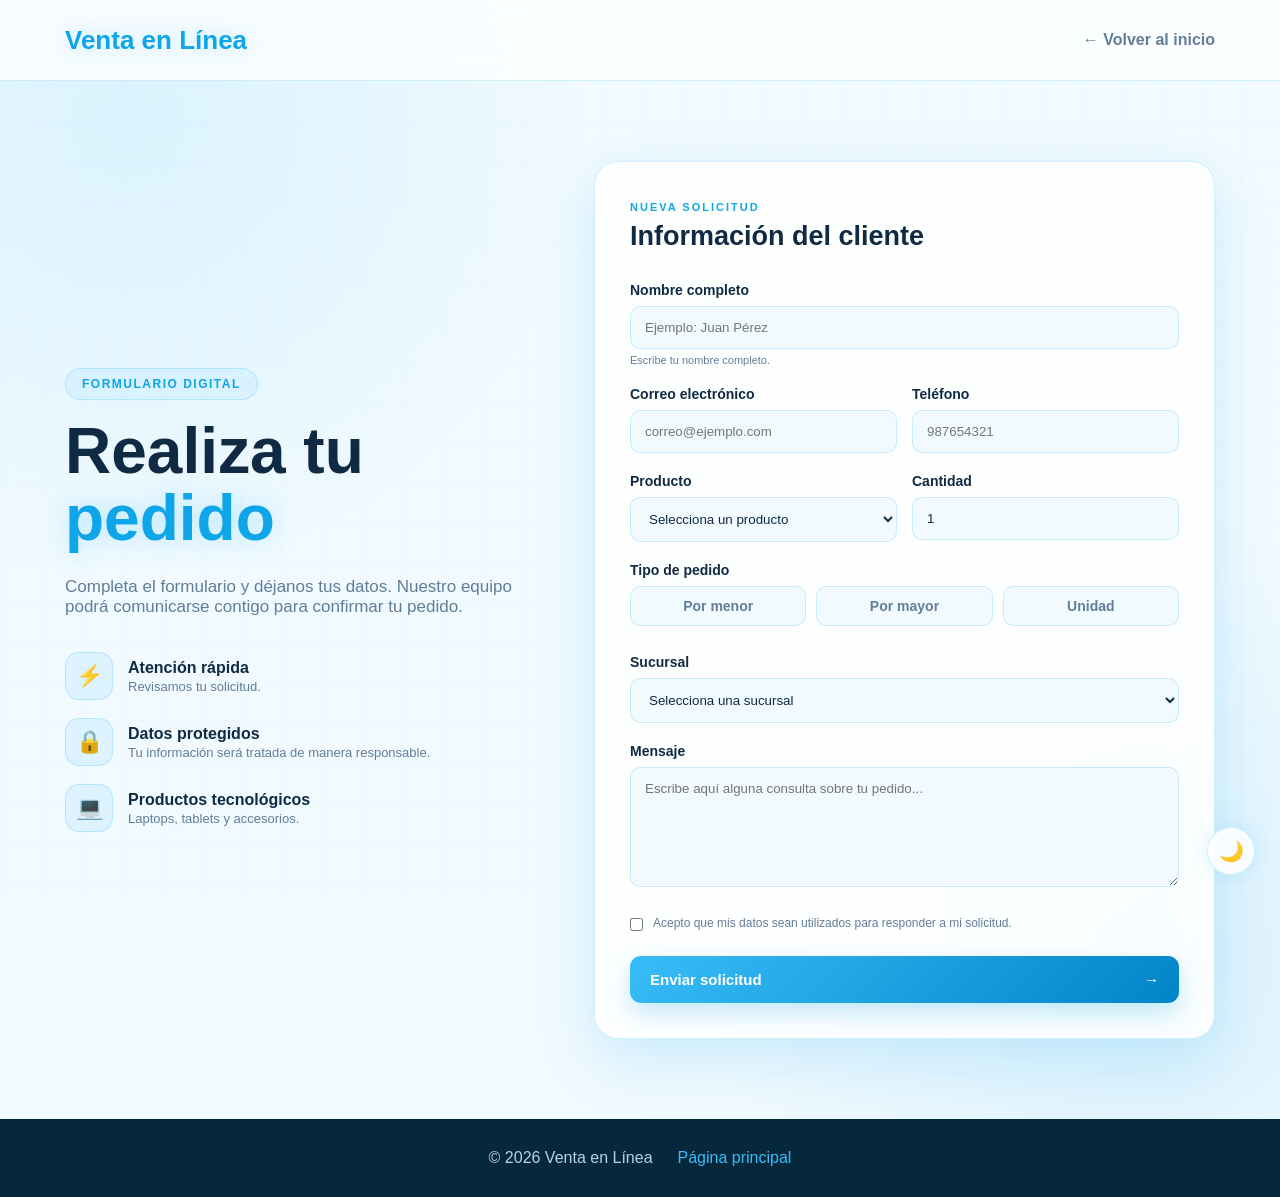
<file: formulario.html>
<!DOCTYPE html>
<html lang="es">

<head>

    <meta charset="UTF-8">

    <meta
        name="viewport"
        content="width=device-width, initial-scale=1.0"
    >

    <meta
        name="description"
        content="Formulario de pedidos de Venta en Línea"
    >

    <title>Pedido | Venta en Línea</title>

    <link
        rel="stylesheet"
        href="formulario.css"
    >

</head>

<body>


    <header>

        <div class="cabecera">

            <a
                href="index.html"
                class="logo"
            >
                Venta en Línea
            </a>


            <a
                href="index.html"
                class="volver"
            >
                ← Volver al inicio
            </a>

        </div>

    </header>



    <main>

        <section class="formulario-seccion">


            <div class="formulario-introduccion">

                <span class="etiqueta">
                    FORMULARIO DIGITAL
                </span>


                <h1>

                    Realiza tu

                    <span>
                        pedido
                    </span>

                </h1>


                <p>

                    Completa el formulario y déjanos tus
                    datos. Nuestro equipo podrá comunicarse
                    contigo para confirmar tu pedido.

                </p>


                <div class="beneficios">


                    <div class="beneficio">

                        <span>
                            ⚡
                        </span>

                        <div>

                            <strong>
                                Atención rápida
                            </strong>

                            <p>
                                Revisamos tu solicitud.
                            </p>

                        </div>

                    </div>



                    <div class="beneficio">

                        <span>
                            🔒
                        </span>

                        <div>

                            <strong>
                                Datos protegidos
                            </strong>

                            <p>
                                Tu información será tratada
                                de manera responsable.
                            </p>

                        </div>

                    </div>



                    <div class="beneficio">

                        <span>
                            💻
                        </span>

                        <div>

                            <strong>
                                Productos tecnológicos
                            </strong>

                            <p>
                                Laptops, tablets y accesorios.
                            </p>

                        </div>

                    </div>


                </div>

            </div>



            <div class="formulario-contenedor">


                <div class="formulario-cabecera">

                    <span>
                        NUEVA SOLICITUD
                    </span>


                    <h2>
                        Información del cliente
                    </h2>

                </div>



                <form id="formularioPedido">


                    <div class="grupo">

                        <label for="nombre">
                            Nombre completo
                        </label>


                        <input
                            type="text"
                            id="nombre"
                            name="nombre"
                            placeholder="Ejemplo: Juan Pérez"
                            required
                        >


                        <small>
                            Escribe tu nombre completo.
                        </small>

                    </div>



                    <div class="fila">


                        <div class="grupo">

                            <label for="correo">
                                Correo electrónico
                            </label>


                            <input
                                type="email"
                                id="correo"
                                name="correo"
                                placeholder="correo@ejemplo.com"
                                required
                            >

                        </div>



                        <div class="grupo">

                            <label for="telefono">
                                Teléfono
                            </label>


                            <input
                                type="tel"
                                id="telefono"
                                name="telefono"
                                placeholder="987654321"
                                required
                            >

                        </div>


                    </div>



                    <div class="fila">


                        <div class="grupo">

                            <label for="producto">
                                Producto
                            </label>


                            <select
                                id="producto"
                                name="producto"
                                required
                            >

                                <option value="">
                                    Selecciona un producto
                                </option>

                                <option value="Laptop">
                                    Laptop
                                </option>

                                <option value="Tablet">
                                    Tablet
                                </option>

                                <option value="All in One">
                                    All in One
                                </option>

                                <option value="Mouse">
                                    Mouse
                                </option>

                                <option value="Otro">
                                    Otro
                                </option>

                            </select>

                        </div>



                        <div class="grupo">

                            <label for="cantidad">
                                Cantidad
                            </label>


                            <input
                                type="number"
                                id="cantidad"
                                name="cantidad"
                                min="1"
                                max="100"
                                value="1"
                                required
                            >

                        </div>


                    </div>



                    <div class="grupo">

                        <label>
                            Tipo de pedido
                        </label>


                        <div class="opciones">


                            <label class="opcion">

                                <input
                                    type="radio"
                                    name="tipoPedido"
                                    value="Por menor"
                                    required
                                >

                                <span>
                                    Por menor
                                </span>

                            </label>



                            <label class="opcion">

                                <input
                                    type="radio"
                                    name="tipoPedido"
                                    value="Por mayor"
                                >

                                <span>
                                    Por mayor
                                </span>

                            </label>



                            <label class="opcion">

                                <input
                                    type="radio"
                                    name="tipoPedido"
                                    value="Unidad"
                                >

                                <span>
                                    Unidad
                                </span>

                            </label>


                        </div>

                    </div>



                    <div class="grupo">

                        <label for="sucursal">
                            Sucursal
                        </label>


                        <select
                            id="sucursal"
                            name="sucursal"
                            required
                        >

                            <option value="">
                                Selecciona una sucursal
                            </option>

                            <option value="Lima">
                                Lima
                            </option>

                            <option value="Chiclayo">
                                Chiclayo
                            </option>

                            <option value="Tarapoto">
                                Tarapoto
                            </option>

                            <option value="Cajamarca">
                                Cajamarca
                            </option>

                            <option value="Huancayo">
                                Huancayo
                            </option>

                        </select>

                    </div>



                    <div class="grupo">

                        <label for="mensaje">
                            Mensaje
                        </label>


                        <textarea
                            id="mensaje"
                            name="mensaje"
                            rows="5"
                            placeholder="Escribe aquí alguna consulta sobre tu pedido..."
                        ></textarea>

                    </div>



                    <label class="terminos">

                        <input
                            type="checkbox"
                            id="terminos"
                            required
                        >


                        <span>

                            Acepto que mis datos sean utilizados
                            para responder a mi solicitud.

                        </span>

                    </label>



                    <button
                        type="submit"
                        class="boton-enviar"
                    >

                        <span>
                            Enviar solicitud
                        </span>

                        <strong>
                            →
                        </strong>

                    </button>



                    <div
                        class="mensaje-exito"
                        id="mensajeExito"
                    >

                        <div class="icono-exito">
                            ✓
                        </div>


                        <div>

                            <strong>
                                Solicitud enviada
                            </strong>


                            <p>
                                Gracias por contactarnos.
                                Revisaremos tu solicitud.
                            </p>

                        </div>

                    </div>


                </form>

            </div>


        </section>

    </main>



    <footer>

        <p>
            © 2026 Venta en Línea
        </p>


        <a href="index.html">
            Página principal
        </a>

    </footer>



    <button
        class="boton-modo"
        id="botonModo"
        aria-label="Cambiar modo"
    >
        🌙
    </button>



    <script src="formulario.js"></script>

</body>

</html>
</file>
<file: formulario.css>
* {
    margin: 0;
    padding: 0;
    box-sizing: border-box;
}


:root {

    --fondo: #f1faff;

    --fondo-secundario: #e4f7ff;

    --tarjeta: rgba(255, 255, 255, 0.86);

    --texto: #102a43;

    --texto-suave: #627d98;

    --celeste: #38bdf8;

    --azul: #0ea5e9;

    --azul-oscuro: #0369a1;

    --borde: rgba(14, 165, 233, 0.18);

    --sombra: rgba(14, 165, 233, 0.14);

    --footer: #06283d;

}


body.oscuro {

    --fondo: #06141f;

    --fondo-secundario: #082334;

    --tarjeta: rgba(10, 31, 45, 0.9);

    --texto: #e9f8ff;

    --texto-suave: #9bb9ca;

    --celeste: #38bdf8;

    --azul: #0ea5e9;

    --azul-oscuro: #7dd3fc;

    --borde: rgba(56, 189, 248, 0.22);

    --sombra: rgba(14, 165, 233, 0.2);

    --footer: #020c14;

}


html {
    scroll-behavior: smooth;
}


body {

    min-height: 100vh;

    font-family:
        Arial,
        Helvetica,
        sans-serif;

    color: var(--texto);

    background:
        radial-gradient(
            circle at 10% 10%,
            rgba(56, 189, 248, 0.12),
            transparent 30%
        ),

        radial-gradient(
            circle at 90% 80%,
            rgba(14, 165, 233, 0.10),
            transparent 30%
        ),

        var(--fondo);

    transition:
        background 0.4s,
        color 0.4s;

}


body::before {

    content: "";

    position: fixed;

    inset: 0;

    pointer-events: none;

    background-image:

        linear-gradient(
            rgba(56, 189, 248, 0.025) 1px,
            transparent 1px
        ),

        linear-gradient(
            90deg,
            rgba(56, 189, 248, 0.025) 1px,
            transparent 1px
        );

    background-size: 40px 40px;

}


a {
    text-decoration: none;
}


header {

    position: relative;

    z-index: 10;

    background:
        rgba(255, 255, 255, 0.72);

    backdrop-filter: blur(18px);

    border-bottom:
        1px solid var(--borde);

}


body.oscuro header {

    background:
        rgba(6, 20, 31, 0.82);

}


.cabecera {

    max-width: 1200px;

    min-height: 80px;

    margin: auto;

    padding: 15px 25px;

    display: flex;

    justify-content: space-between;

    align-items: center;

}


.logo {

    color: var(--azul);

    font-size: 26px;

    font-weight: 900;

    text-shadow:
        0 0 20px
        rgba(56, 189, 248, 0.3);

}


.volver {

    color: var(--texto-suave);

    font-weight: bold;

    transition: 0.3s;

}


.volver:hover {

    color: var(--azul);

}


.formulario-seccion {

    max-width: 1200px;

    min-height:
        calc(100vh - 160px);

    margin: auto;

    padding: 80px 25px;

    display: grid;

    grid-template-columns:
        0.85fr 1.15fr;

    gap: 70px;

    align-items: center;

}


.formulario-introduccion {

    animation:
        aparecer 0.8s ease;

}


.etiqueta {

    display: inline-block;

    margin-bottom: 18px;

    padding: 8px 16px;

    border:
        1px solid var(--borde);

    border-radius: 30px;

    color: var(--azul);

    background:
        rgba(56, 189, 248, 0.08);

    font-size: 12px;

    font-weight: bold;

    letter-spacing: 1.5px;

}


.formulario-introduccion h1 {

    font-size:
        clamp(42px, 5vw, 65px);

    line-height: 1.05;

    margin-bottom: 25px;

}


.formulario-introduccion h1 span {

    color: var(--azul);

    text-shadow:
        0 0 25px
        rgba(56, 189, 248, 0.3);

}


.formulario-introduccion > p {

    max-width: 520px;

    color: var(--texto-suave);

    font-size: 17px;

    margin-bottom: 35px;

}


.beneficios {

    display: flex;

    flex-direction: column;

    gap: 18px;

}


.beneficio {

    display: flex;

    gap: 15px;

    align-items: center;

}


.beneficio > span {

    width: 48px;

    height: 48px;

    display: flex;

    align-items: center;

    justify-content: center;

    border-radius: 14px;

    background:
        rgba(56, 189, 248, 0.1);

    border:
        1px solid var(--borde);

    font-size: 22px;

}


.beneficio strong {

    display: block;

    margin-bottom: 2px;

}


.beneficio p {

    color: var(--texto-suave);

    font-size: 13px;

}


.formulario-contenedor {

    padding: 35px;

    background: var(--tarjeta);

    backdrop-filter: blur(20px);

    border:
        1px solid var(--borde);

    border-radius: 24px;

    box-shadow:
        0 25px 60px var(--sombra),

        0 0 35px
        rgba(56, 189, 248, 0.05);

    animation:
        subir 0.8s ease;

}


.formulario-cabecera {

    margin-bottom: 30px;

}


.formulario-cabecera span {

    color: var(--azul);

    font-size: 11px;

    font-weight: bold;

    letter-spacing: 2px;

}


.formulario-cabecera h2 {

    margin-top: 6px;

    font-size: 27px;

}


.grupo {

    margin-bottom: 20px;

}


.grupo label {

    display: block;

    margin-bottom: 8px;

    color: var(--texto);

    font-size: 14px;

    font-weight: bold;

}


.grupo small {

    display: block;

    margin-top: 5px;

    color: var(--texto-suave);

    font-size: 11px;

}


.fila {

    display: grid;

    grid-template-columns:
        1fr 1fr;

    gap: 15px;

}


input,
select,
textarea {

    width: 100%;

    padding: 13px 14px;

    outline: none;

    border:
        1px solid var(--borde);

    border-radius: 10px;

    background: var(--fondo);

    color: var(--texto);

    font-family: inherit;

    transition: 0.3s;

}


textarea {

    resize: vertical;

    min-height: 120px;

}


input:focus,
select:focus,
textarea:focus {

    border-color:
        var(--celeste);

    box-shadow:

        0 0 0 3px
        rgba(56, 189, 248, 0.1),

        0 0 20px
        rgba(56, 189, 248, 0.08);

}


.opciones {

    display: flex;

    gap: 10px;

    flex-wrap: wrap;

}


.opcion {

    flex: 1;

    cursor: pointer;

}


.opcion input {

    display: none;

}


.opcion span {

    display: block;

    padding: 11px;

    text-align: center;

    color: var(--texto-suave);

    background: var(--fondo);

    border:
        1px solid var(--borde);

    border-radius: 10px;

    transition: 0.3s;

}


.opcion input:checked + span {

    color: white;

    background: var(--azul);

    border-color: var(--azul);

    box-shadow:
        0 0 20px
        rgba(56, 189, 248, 0.2);

}


.terminos {

    display: flex;

    align-items: flex-start;

    gap: 10px;

    margin: 25px 0;

    color: var(--texto-suave);

    font-size: 12px;

    cursor: pointer;

}


.terminos input {

    width: auto;

    margin-top: 2px;

    accent-color: var(--azul);

}


.boton-enviar {

    width: 100%;

    padding: 15px 20px;

    border: none;

    border-radius: 11px;

    background:
        linear-gradient(
            135deg,
            #38bdf8,
            #0284c7
        );

    color: white;

    display: flex;

    justify-content: space-between;

    align-items: center;

    cursor: pointer;

    font-size: 15px;

    font-weight: bold;

    box-shadow:
        0 10px 25px
        rgba(14, 165, 233, 0.25);

    transition: 0.3s;

}


.boton-enviar:hover {

    transform: translateY(-3px);

    box-shadow:
        0 0 30px
        rgba(56, 189, 248, 0.3),

        0 15px 30px
        rgba(14, 165, 233, 0.25);

}


.mensaje-exito {

    display: none;

    align-items: center;

    gap: 15px;

    margin-top: 20px;

    padding: 15px;

    border:
        1px solid
        rgba(34, 197, 94, 0.25);

    border-radius: 12px;

    background:
        rgba(34, 197, 94, 0.08);

}


.mensaje-exito.mostrar {

    display: flex;

    animation:
        aparecer 0.4s ease;

}


.icono-exito {

    width: 42px;

    height: 42px;

    display: flex;

    align-items: center;

    justify-content: center;

    border-radius: 50%;

    color: white;

    background: #22c55e;

    font-size: 20px;

}


.mensaje-exito strong {

    color: #16a34a;

}


.mensaje-exito p {

    color: var(--texto-suave);

    font-size: 12px;

}


footer {

    padding: 30px;

    display: flex;

    justify-content: center;

    gap: 25px;

    flex-wrap: wrap;

    background: var(--footer);

    color: #b7d3e2;

}


footer a {

    color: var(--celeste);

}


.boton-modo {

    position: fixed;

    right: 25px;

    bottom: 25px;

    width: 48px;

    height: 48px;

    border:
        1px solid var(--borde);

    border-radius: 50%;

    background: var(--tarjeta);

    color: var(--azul);

    cursor: pointer;

    font-size: 20px;

    box-shadow:
        0 0 20px var(--sombra);

    z-index: 100;

    transition: 0.3s;

}


.boton-modo:hover {

    transform:
        rotate(20deg)
        scale(1.08);

}


@keyframes aparecer {

    from {

        opacity: 0;

        transform:
            translateY(25px);

    }

    to {

        opacity: 1;

        transform:
            translateY(0);

    }

}


@keyframes subir {

    from {

        opacity: 0;

        transform:
            translateY(40px);

    }

    to {

        opacity: 1;

        transform:
            translateY(0);

    }

}


@media (max-width: 850px) {

    .formulario-seccion {

        grid-template-columns: 1fr;

        gap: 40px;

        padding: 60px 20px;

    }


    .formulario-introduccion {

        text-align: center;

    }


    .formulario-introduccion > p {

        margin-left: auto;

        margin-right: auto;

    }


    .beneficios {

        max-width: 500px;

        margin: auto;

        text-align: left;

    }

}


@media (max-width: 600px) {

    .cabecera {

        padding: 15px;

    }


    .logo {

        font-size: 21px;

    }


    .volver {

        font-size: 13px;

    }


    .formulario-seccion {

        padding: 45px 15px;

    }


    .formulario-introduccion h1 {

        font-size: 42px;

    }


    .formulario-contenedor {

        padding: 22px;

        border-radius: 18px;

    }


    .fila {

        grid-template-columns: 1fr;

        gap: 0;

    }


    .opciones {

        flex-direction: column;

    }


    footer {

        text-align: center;

        flex-direction: column;

        gap: 10px;

    }

}
</file>
